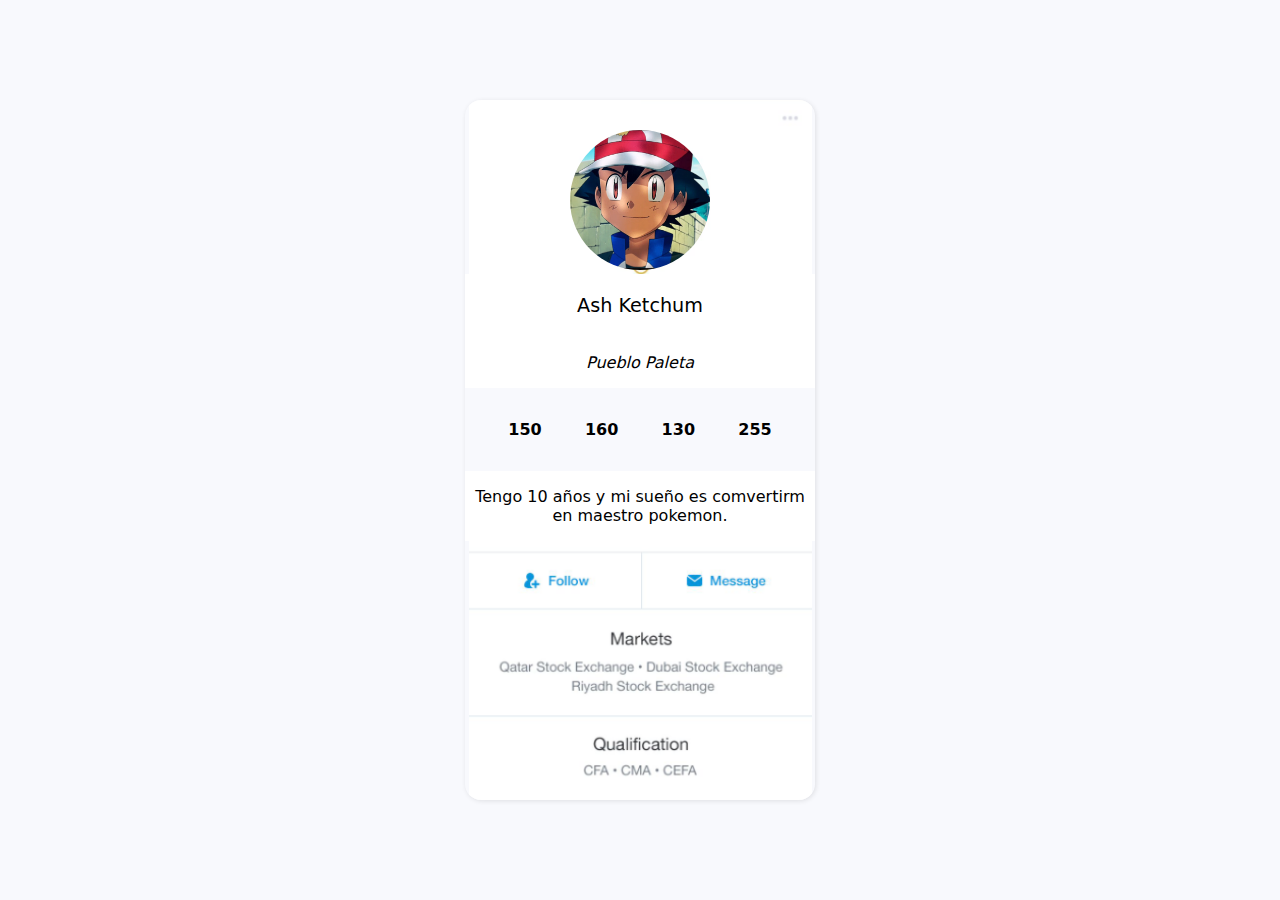
<file: asignacion por desestructuracion/index.html>
<!DOCTYPE html>
<html lang="en">
  <head>
    <meta charset="UTF-8" />
    <meta http-equiv="X-UA-Compatible" content="IE=edge" />
    <meta name="viewport" content="width=device-width, initial-scale=1.0" />
    <link rel="stylesheet" href="css/style.css" />
    <title>Destructuring</title>
  </head>
  <body>
    <main class="profile">
      <div class="wrapper">
        <div class="profile-content" id="user"></div>
      </div>
    </main>
    <script>
      const user = {
        name: "Ash",
        lastName: "Ketchum",
        avatar: "./images/ash.jpg",
        bio: "Tengo 10 años y mi sueño es comvertirm en maestro pokemon.",
        city: "Pueblo Paleta",
        social: [150, 160, 130, 255],
      };
      //Las llaves se conoce como desestructuracion
      function User({ name, lastName, avatar, city, bio, social }) {
        const [twitter, facebook, instagram, tiktok] = social;
        return `
        <div class="user">
          <img src="${avatar}" alt="${name}" width="140" height="140" />
          <div class="details">
            <p>${name} ${lastName}</p>
          </div>
          <p class="city"><em>${city}</em></p>
          <div class="social">
            <p>${twitter}</p>
            <p>${facebook}</p>
            <p>${instagram}</p>
            <p>${tiktok}</p>
          </div>
          <div class="bio">
            <p>${bio}</p>
          </div>
        </div>`;
      }
      window.user.innerHTML = User(user);
    </script>
  </body>
</html>
</file>
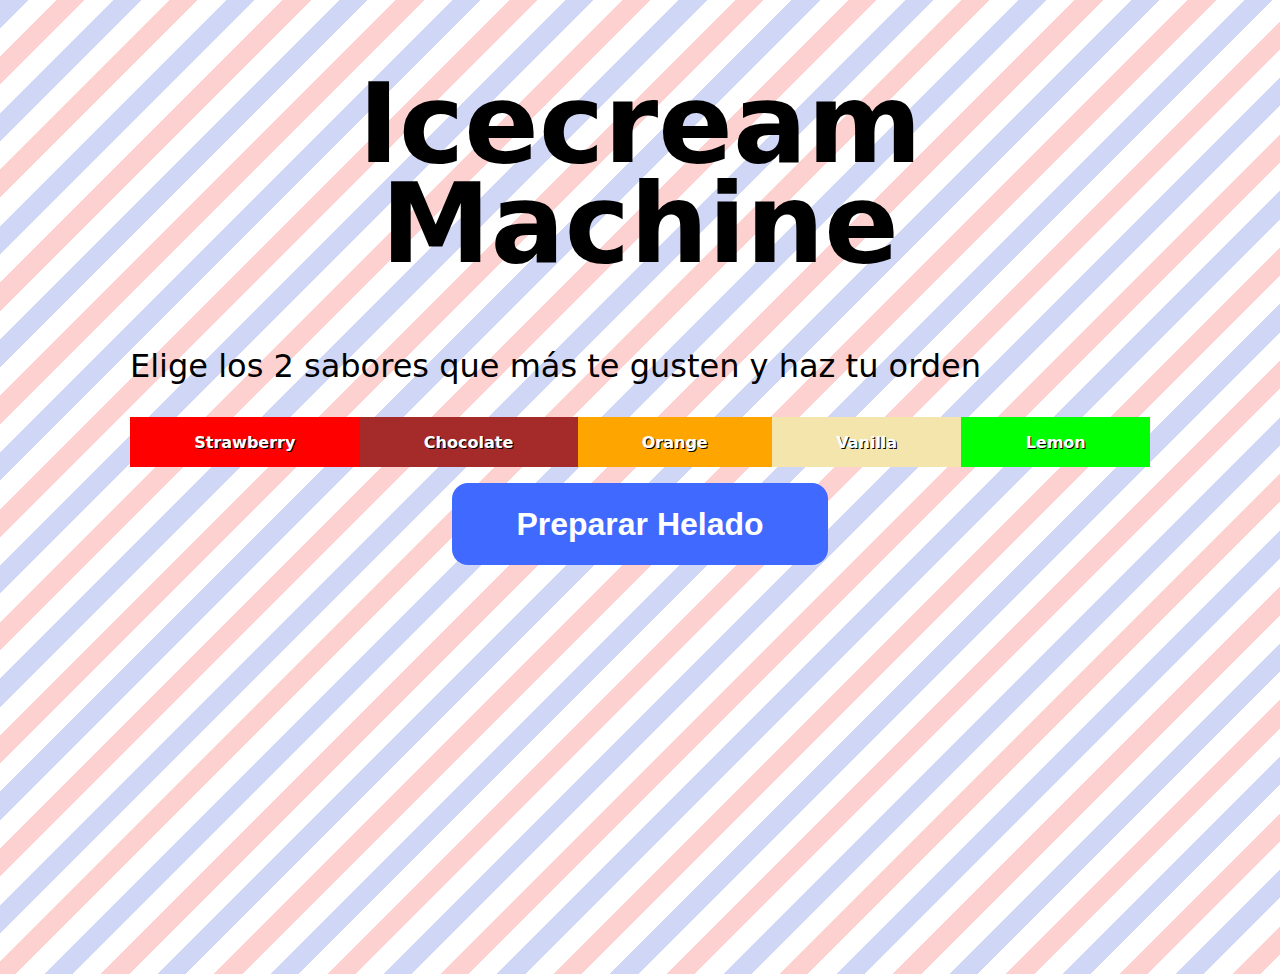
<file: parameters defaults/index.html>
<!DOCTYPE html>
<html lang="en">
  <head>
    <meta charset="UTF-8" />
    <meta name="viewport" content="width=device-width, initial-scale=1.0" />
    <title>Paramater Defaults</title>
    <link rel="stylesheet" href="css/style.css" />
  </head>

  <body>
    <main class="wrapper">
      <h1>Icecream Machine</h1>
      <p>Elige los 2 sabores que más te gusten y haz tu orden</p>
      <div class="icrecream-grid">
        <div class="flavor" data-flavor="strawberry"></div>
        <div class="flavor" data-flavor="chocolate"></div>
        <div class="flavor" data-flavor="orange"></div>
        <div class="flavor" data-flavor="vanilla"></div>
        <div class="flavor" data-flavor="lemon"></div>
      </div>
      <button id="btn" class="button">Preparar Helado</button>
    </main>

    <script>
      //$flavors toma los elementos del html
      const $flavors = document.querySelectorAll(".flavor");
      //console.log($flavors);
      $flavors.forEach(($el) => $el.addEventListener("click", selectFlavor));
      function selectFlavor() {
        this.classList.toggle("is-active");
      }
      function isRequired(param) {
        throw new Error(`${param} es requerido`);
      }
      function makeIcecream(flavor1 = isRequired("flavor1"), flavor2) {
        alert(
          `tienes un rico helado de ${flavor1.dataset.flavor} y ${flavor2.dataset.flavor}`
        );
      }

      window.btn.addEventListener("click", () => {
        const $flavors = document.querySelectorAll(".flavor.is-active");
        console.log($flavors);
        try {
          makeIcecream($flavors[0], $flavors[1]);
        } catch (error) {
          alert("Aun no completas los sabores para preparar tu helado");
        }
      });
    </script>
  </body>
</html>
</file>
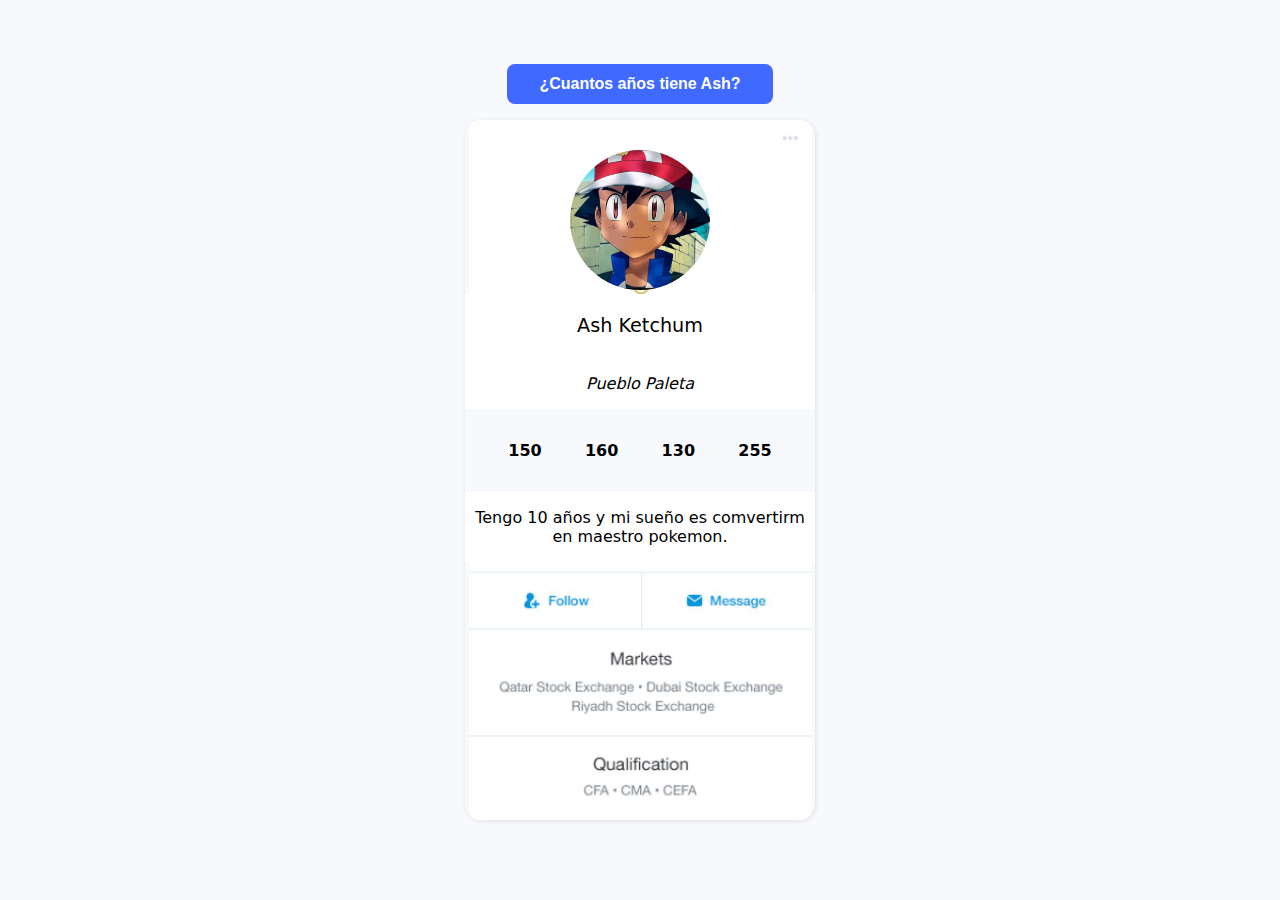
<file: react hooks/index.html>
<!DOCTYPE html>
<html lang="en">
  <head>
    <meta charset="UTF-8" />
    <meta http-equiv="X-UA-Compatible" content="IE=edge" />
    <meta name="viewport" content="width=device-width, initial-scale=1.0" />
    <link rel="stylesheet" href="css/style.css" />
    <title>Destructuring</title>
  </head>
  <body>
    <main class="profile">
      <div class="wrapper">
        <button class="button" id="update">¿Cuantos años tiene Ash?</button>
        <div class="profile-content" id="user"></div>
      </div>
    </main>
    <script>
      const user = {
        name: "Ash",
        lastName: "Ketchum",
        avatar: "./images/ash.jpg",
        bio: "Tengo 10 años y mi sueño es comvertirm en maestro pokemon.",
        city: "Pueblo Paleta",
        social: [150, 160, 130, 255],
      };
      function useState(initialState) {
        let value = initialState;
        function state() {
          return value;
        }
        function setState(newValue) {
          value = newValue;
        }

        return [state, setState];
      }

      //Las llaves se conoce como desestructuracion
      function User({ name, lastName, avatar, city, bio: bio_, social }) {
        const [twitter, facebook, instagram, tiktok] = social;
        const [age, setAge] = useState(10);
        function render() {
          const bio = bio_.replace("10", age);
          return `
        <div class="user">
          <img src="${avatar}" alt="${name}" width="140" height="140" />
          <div class="details">
            <p>${name} ${lastName}</p>
          </div>
          <p class="city"><em>${city}</em></p>
          <div class="social">
            <p>${twitter}</p>
            <p>${facebook}</p>
            <p>${instagram}</p>
            <p>${tiktok}</p>
          </div>
          <div class="bio">
            <p>${bio}</p>
          </div>
        </div>`;
        }
        return {
          render,
          setAge,
        };
      }
      const ash = User(user);
      window.update.addEventListener("click", () => {
        const newAge = window.prompt("¿Que edad tendra Ash?", 10);
        ash.setAge(newAge);
        window.user.innerHTML = ash.render();
      });
      window.user.innerHTML = ash.render();
    </script>
  </body>
</html>
</file>
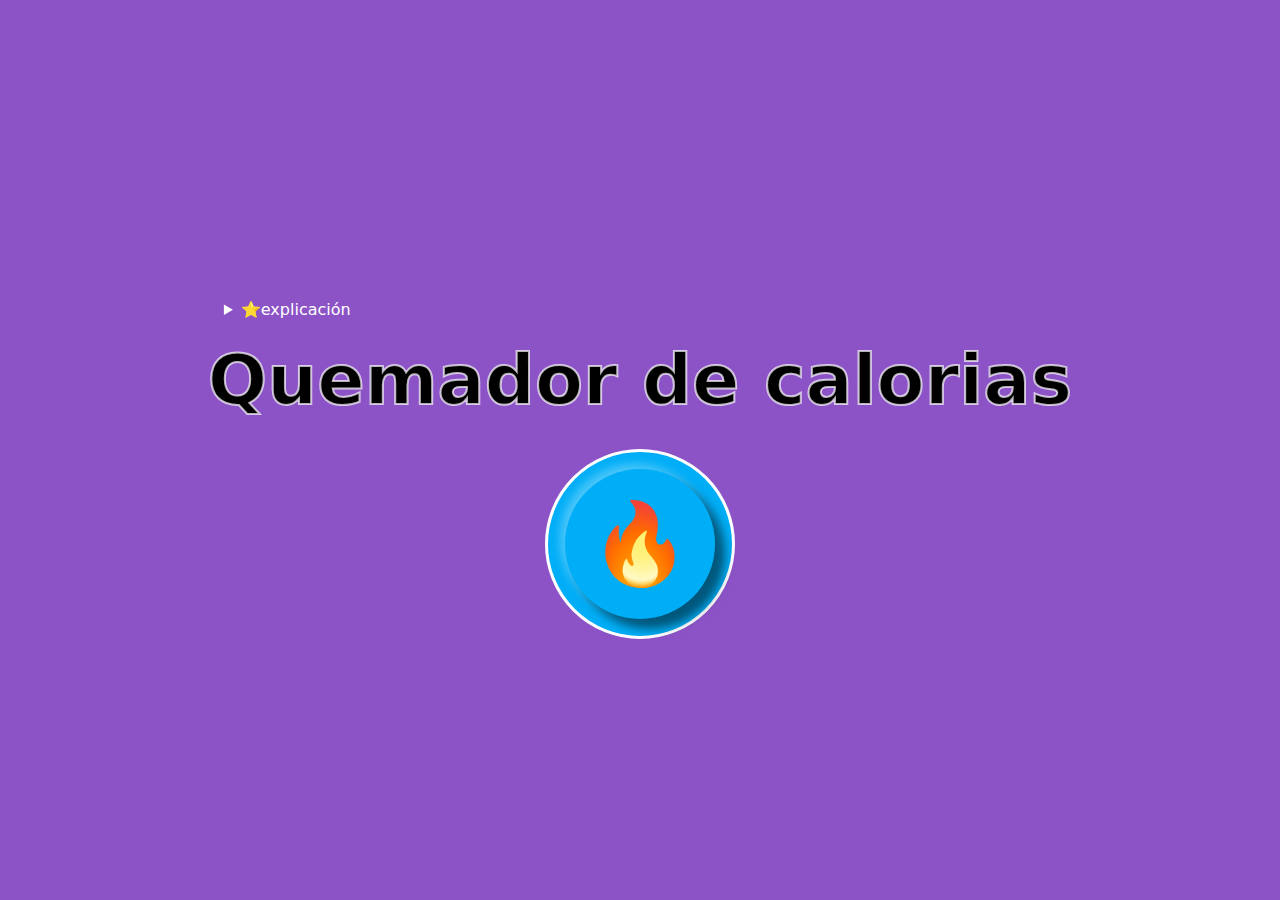
<file: Redux - Quemador de calorias/index.html>
<!DOCTYPE html>
<html lang="en">
  <head>
    <meta charset="UTF-8" />
    <meta http-equiv="X-UA-Compatible" content="IE=edge" />
    <meta name="viewport" content="width=device-width, initial-scale=1.0" />
    <link rel="stylesheet" href="css/style.css" />
    <title>Redux - Quemador de calorias</title>
  </head>
  <body>
    <main>
      <div class="wrapper">
        <details>
          <summary>⭐️explicación</summary>
          <!-- nombre de details-->
          <p>
            El libro, Convert Anything to Calories, llegó a la conclusión de
            que, en promedio, una persona con un dedo indice de 10.8 cm^3 y de
            11.7 gramos necesitará muuuchos clicks para conservar la línea. Se
            requieren 16.7 micromoles de adenosín trifosfato (la molécula que
            transporta energía entre las células) para mover un gramo del cuerpo
            por un segundo, y como hay 7.3 calorías en un mol (la medida de
            cantidad de una sustancia) de adenosín trifosfato, en teoría, cada
            click del mouse debería quemar 1.42 calorías. Aunque el cálculo
            asume el movimiento de todo el músculo, por lo que la cantidad real
            puede variar un poco.
          </p>
          <p>
            Pero resulta que es sábado y tienes hambre. treinta minutos después
            te llega una pizza (1,835kCal) con una coca (97kCal), tendrías que
            hacer 1,360,563 clicks para quemar la cena. Y cómo es sábado
            seguramente involucrará unas cuantas bebidas alcohólicas: en un Gin
            & Tonic (120kCal) hay 84,507 clicks, y 131,690.14 por cada cerveza
            que consumas. En otras palabras, con 427 clicks en promedio por día,
            la computadora no es un buen ejercicio.
          </p>
        </details>
        <h1>Quemador de calorias</h1>
        <p class="result" id="result"></p>
        <button id="burn" class="burn">🔥</button>
      </div>
    </main>
    <script>
      const createStore = (reducer, initialState) => {
        let state = initialState;
        let updater = () => {};
        const getState = () => state; //solo hace una accion

        const dispatch = (action) => {
          state = reducer(state, action);
          updater();
        };
        const subscribe = (listener) => {
          updater = listener;
        };
        return {
          getState,
          dispatch,
          subscribe,
        };
      };

      const reducer = (state, action) => {
        switch (action.type) {
          case "BURN":
            return state + 1.42;
          default:
            return state;
        }
      };
      const store = createStore(reducer, 0);
      //store.dispatch()
      //store.getState()
      //store.subscribe()

      store.subscribe(() => {
        //console.log("Ha cambiado algo en el store", store.getState());
        window.result.textContent = `Haz quemado ${store.getState()} calorias`;
      });

      const burn = () => {
        store.dispatch({
          type: "BURN",
          payload: 1.42,
        });
      };

      window.burn.addEventListener("click", burn);
    </script>
  </body>
</html>
</file>
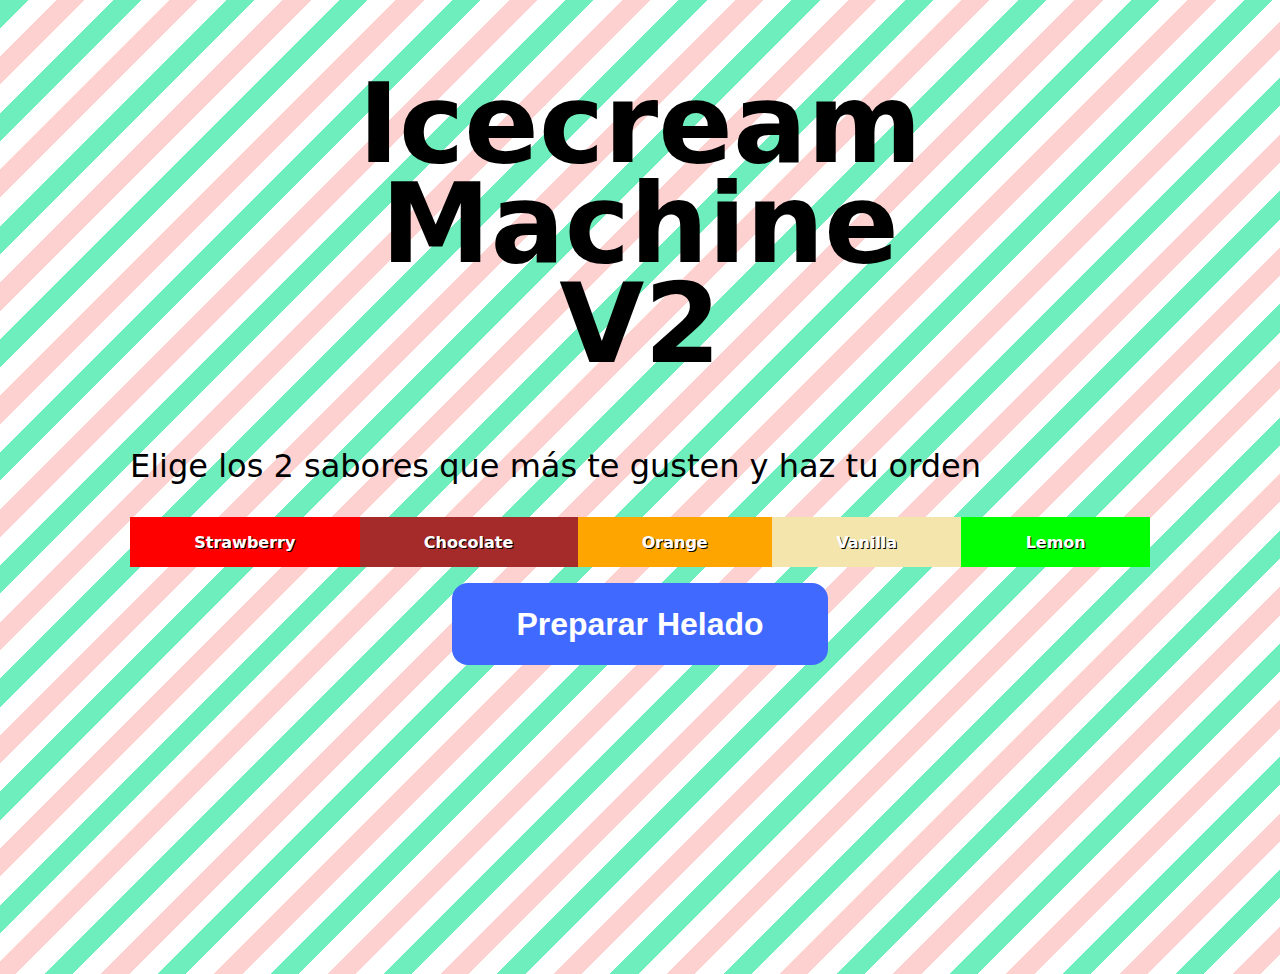
<file: rest-spread/index.html>
<!DOCTYPE html>
<html lang="en">
  <head>
    <meta charset="UTF-8" />
    <meta name="viewport" content="width=device-width, initial-scale=1.0" />
    <title>Paramater Defaults</title>
    <link rel="stylesheet" href="css/style.css" />
  </head>

  <body>
    <main class="wrapper">
      <h1>
        Icecream Machine <br />
        V2
      </h1>
      <p>Elige los 2 sabores que más te gusten y haz tu orden</p>
      <div class="icrecream-grid">
        <div class="flavor" data-flavor="strawberry"></div>
        <div class="flavor" data-flavor="chocolate"></div>
        <div class="flavor" data-flavor="orange"></div>
        <div class="flavor" data-flavor="vanilla"></div>
        <div class="flavor" data-flavor="lemon"></div>
      </div>
      <button id="btn" class="button">Preparar Helado</button>
    </main>

    <script>
      //$flavors toma los elementos del html
      const $flavors = document.querySelectorAll(".flavor");
      //console.log($flavors);
      $flavors.forEach(($el) => $el.addEventListener("click", selectFlavor));
      function selectFlavor() {
        this.classList.toggle("is-active");
      }
      function isRequired(param) {
        throw new Error(`${param} es requerido`);
      }
      function makeIcecream([
        flavor1 = isRequired("flavor1"),
        flavor2 = isRequired(flavor2),
        ...otherFlavors
      ]) {
        console.log(otherFlavors.map);
        const toppings = otherFlavors.map((f) => f.dataset.flavor);
        console.log(toppings);
        alert(
          `Tienes un rico helado de ${flavor1.dataset.flavor} y ${flavor2.dataset.flavor} con toppings de ${toppings}`
        );
      }

      window.btn.addEventListener("click", () => {
        const $flavors = document.querySelectorAll(".flavor.is-active");
        //console.log($flavors);
        try {
          makeIcecream([...$flavors]);
        } catch (error) {
          alert("Aun no completas los sabores para preparar tu helado");
        }
      });
    </script>
  </body>
</html>
</file>
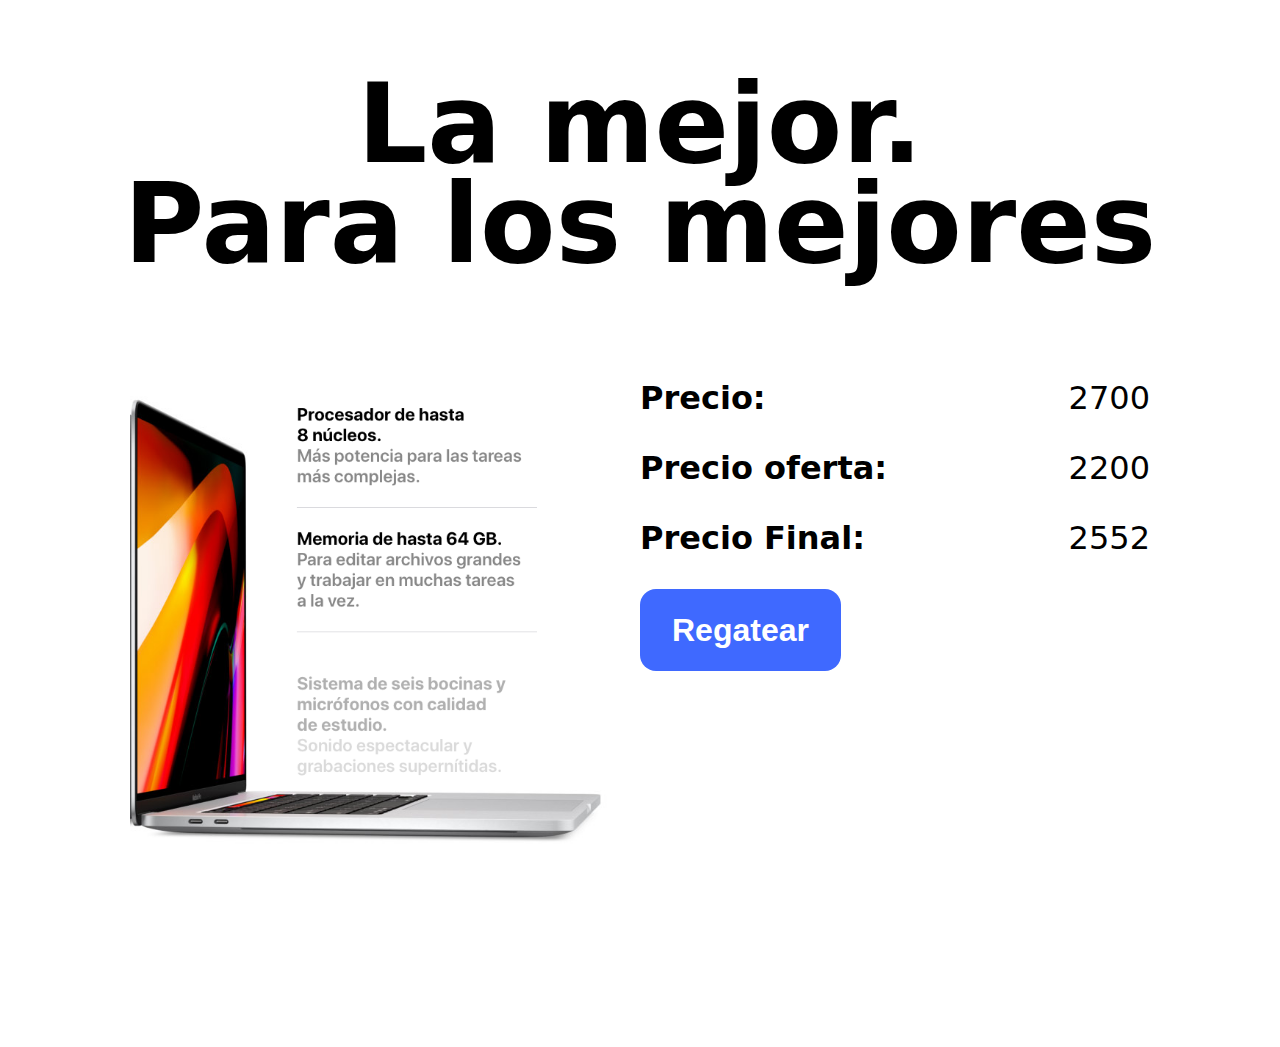
<file: Shorthand property names/Index.html>
<!DOCTYPE html>
<html lang="en">
  <head>
    <meta charset="UTF-8" />
    <meta http-equiv="X-UA-Compatible" content="IE=edge" />
    <meta name="viewport" content="width=device-width, initial-scale=1.0" />
    <link rel="stylesheet" href="css/style.css" />
    <title>ShortHand Property Names</title>
  </head>
  <body>
    <main>
      <h1>
        La mejor. <br />
        Para los mejores
      </h1>
      <div class="hero">
        <div class="wrapper">
          <div class="hero-content">
            <div class="mac"></div>
            <div class="app">
              <p>
                <strong> Precio: </strong>
                <span id="price">-</span>
              </p>
              <p>
                <strong> Precio oferta: </strong>
                <span id="offer">-</span>
              </p>
              <p>
                <strong> Precio Final: </strong>
                <span id="final-price">-</span>
              </p>
              <button class="button" id="make-offer">Regatear</button>
            </div>
          </div>
        </div>
      </div>
    </main>
    <script>
      const price = 2700;
      const macbook = {
        price,
        get finalPrice() {
          return this.price * 1.16;
        },
        set offer(offer) {
          this.price -= offer;
        },
        getPrice() {
          console.log(this.price);
        },
        //Generador
        *discount(offer) {
          let price = this.finalPrice;
          while (true) {
            yield (price -= offer);
          }
        },
      };

      window.price.textContent = macbook.price;
      macbook.offer = 500;
      window.offer.textContent = macbook.price;
      macbook.finalPrice;
      window["final-price"].textContent = macbook.finalPrice;

      const makeAnOfer = macbook.discount(15);
      window["make-offer"].addEventListener("click", () => {
        window["final-price"].textContent = makeAnOfer.next().value;
      });
    </script>
  </body>
</html>
</file>
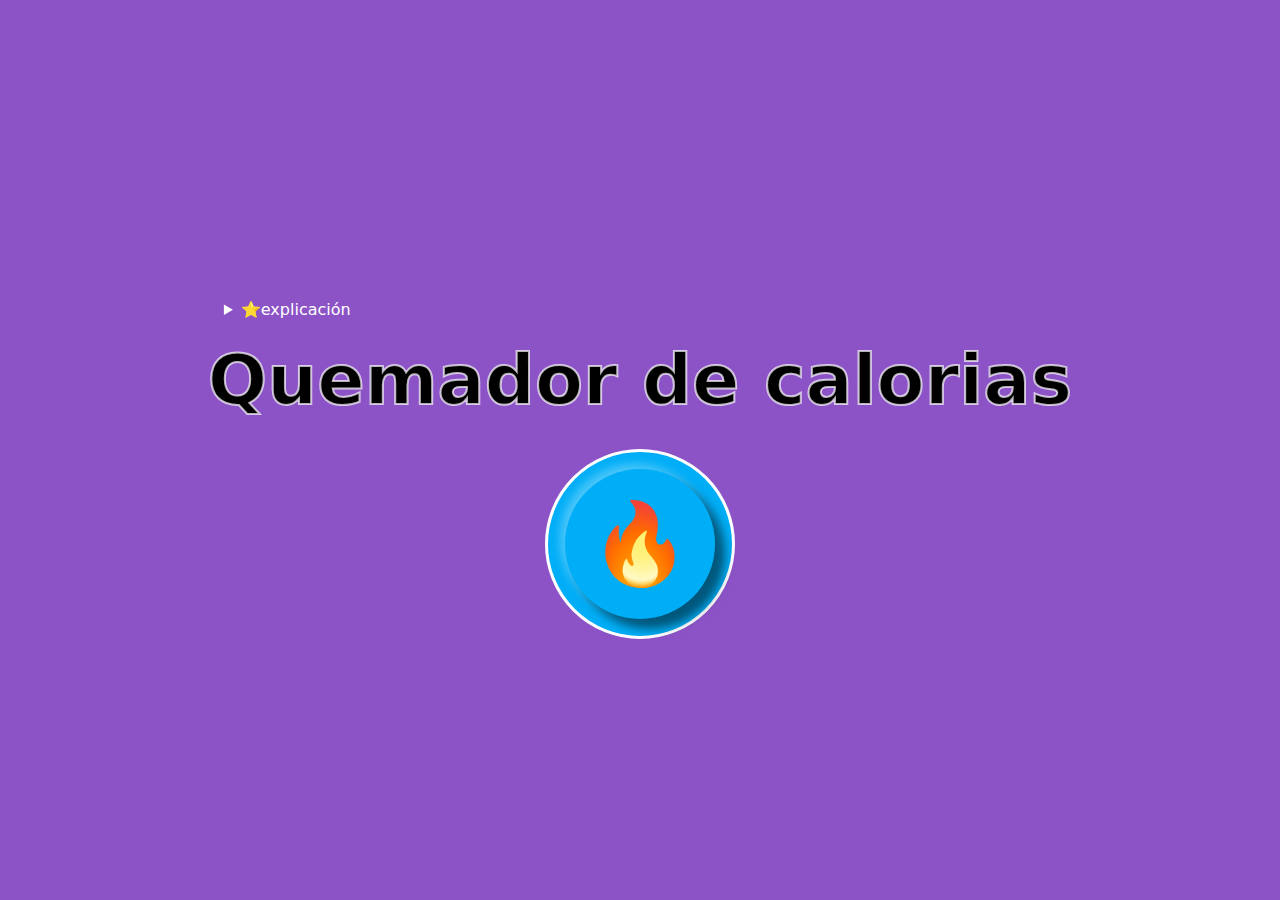
<file: modules/02/index.html>
<!DOCTYPE html>
<html lang="en">
  <head>
    <meta charset="UTF-8" />
    <meta http-equiv="X-UA-Compatible" content="IE=edge" />
    <meta name="viewport" content="width=device-width, initial-scale=1.0" />
    <link rel="stylesheet" href="css/style.css" />
    <title>Importar funciones especificas</title>
  </head>
  <body>
    <main>
      <div class="wrapper">
        <details>
          <summary>⭐️explicación</summary>
          <!-- nombre de details-->
          <p>
            El libro, Convert Anything to Calories, llegó a la conclusión de
            que, en promedio, una persona con un dedo indice de 10.8 cm^3 y de
            11.7 gramos necesitará muuuchos clicks para conservar la línea. Se
            requieren 16.7 micromoles de adenosín trifosfato (la molécula que
            transporta energía entre las células) para mover un gramo del cuerpo
            por un segundo, y como hay 7.3 calorías en un mol (la medida de
            cantidad de una sustancia) de adenosín trifosfato, en teoría, cada
            click del mouse debería quemar 1.42 calorías. Aunque el cálculo
            asume el movimiento de todo el músculo, por lo que la cantidad real
            puede variar un poco.
          </p>
          <p>
            Pero resulta que es sábado y tienes hambre. treinta minutos después
            te llega una pizza (1,835kCal) con una coca (97kCal), tendrías que
            hacer 1,360,563 clicks para quemar la cena. Y cómo es sábado
            seguramente involucrará unas cuantas bebidas alcohólicas: en un Gin
            & Tonic (120kCal) hay 84,507 clicks, y 131,690.14 por cada cerveza
            que consumas. En otras palabras, con 427 clicks en promedio por día,
            la computadora no es un buen ejercicio.
          </p>
        </details>
        <h1>Quemador de calorias</h1>
        <p class="result" id="result"></p>
        <button id="burn" class="burn">🔥</button>
      </div>
    </main>
    <script type="module" src="./js/app.js"></script>
  </body>
</html>
</file>
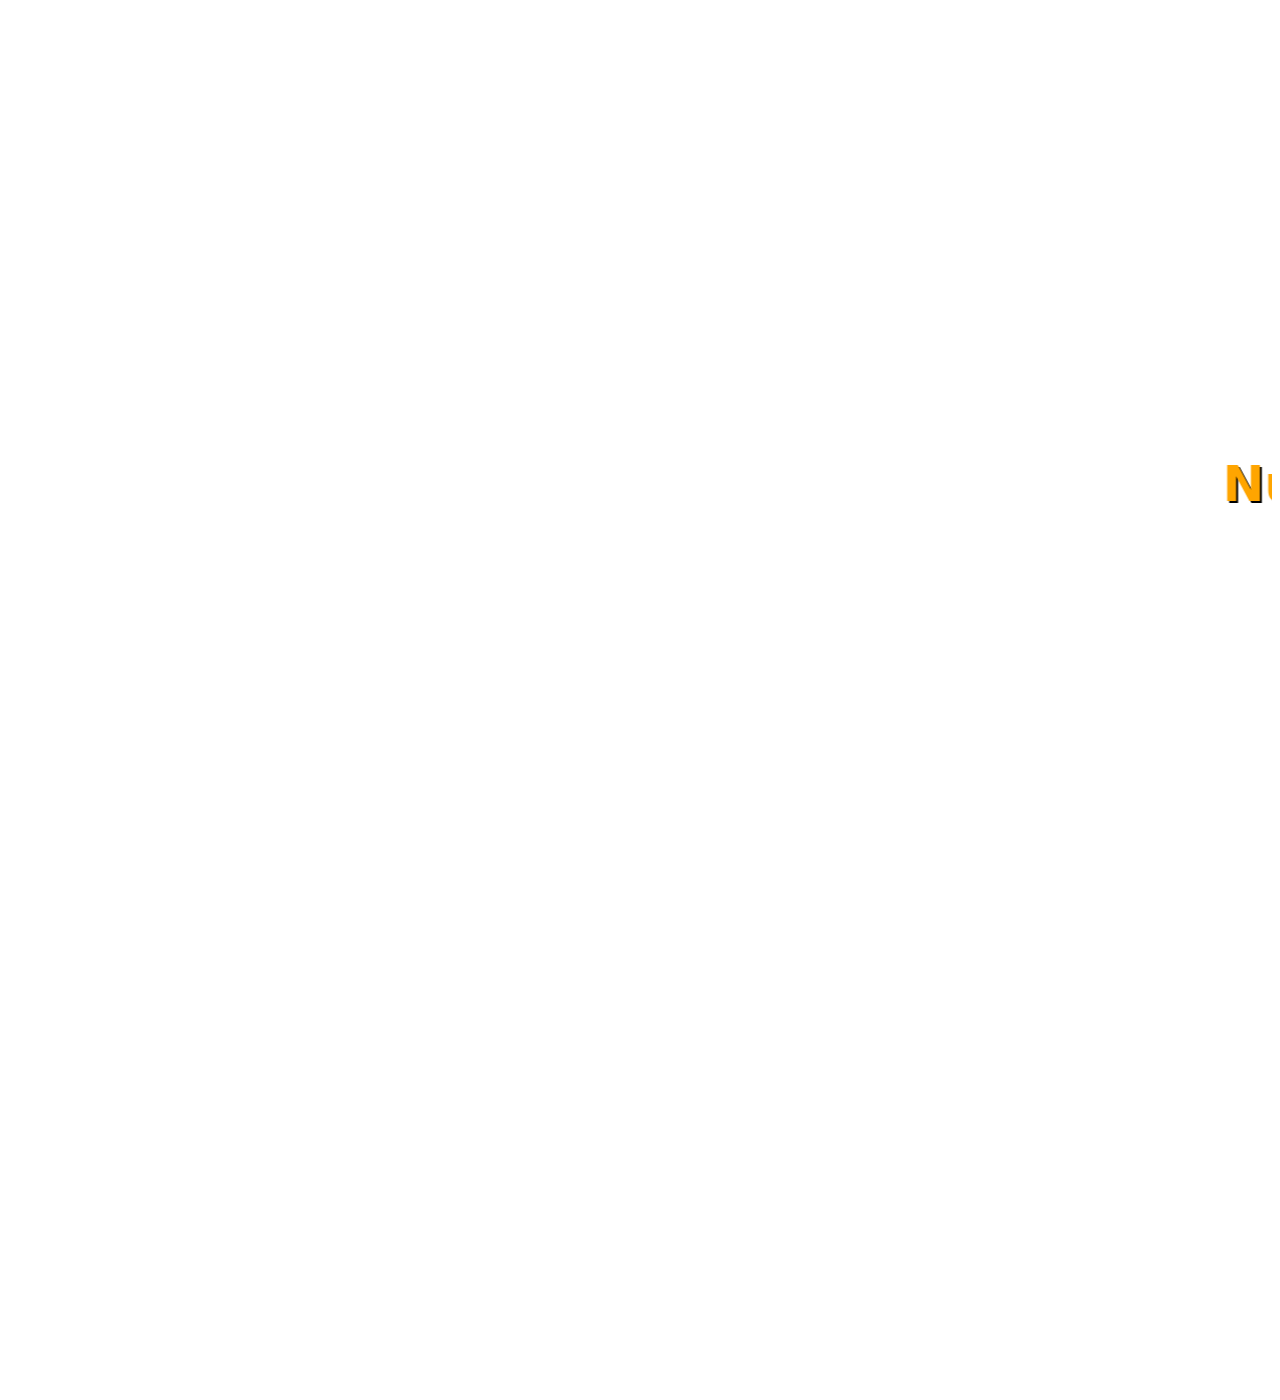
<file: modules/03/index.html>
<!DOCTYPE html>
<html lang="en">
  <head>
    <meta charset="UTF-8" />
    <meta name="viewport" content="width=device-width, initial-scale=1.0" />
    <title>Asignando alias a exports importadas</title>
  </head>

  <body>
    <div id="container"></div>
    <script src="./js/app.js" type="module"></script>
  </body>
</html>
</file>
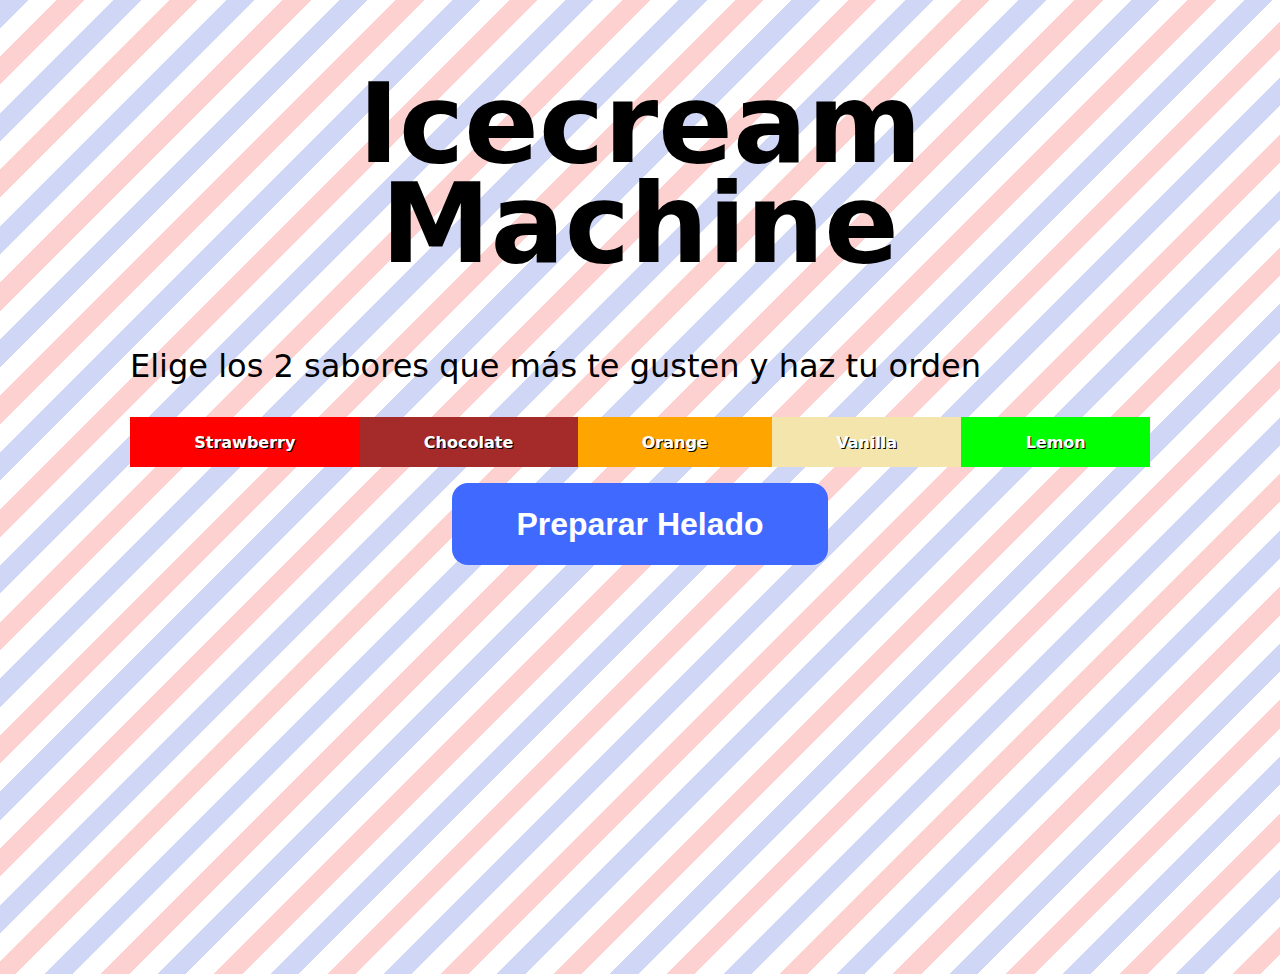
<file: modules/04/index.html>
<!DOCTYPE html>
<html lang="en">
  <head>
    <meta charset="UTF-8" />
    <meta name="viewport" content="width=device-width, initial-scale=1.0" />
    <title>Paramater Defaults</title>
    <link rel="stylesheet" href="css/style.css" />
  </head>

  <body>
    <main class="wrapper">
      <h1>Icecream Machine</h1>
      <p>Elige los 2 sabores que más te gusten y haz tu orden</p>
      <div class="icrecream-grid">
        <div class="flavor" data-flavor="strawberry"></div>
        <div class="flavor" data-flavor="chocolate"></div>
        <div class="flavor" data-flavor="orange"></div>
        <div class="flavor" data-flavor="vanilla"></div>
        <div class="flavor" data-flavor="lemon"></div>
      </div>
      <button id="btn" class="button">Preparar Helado</button>
    </main>

    <script src="./js/app.js" type="module"></script>
  </body>
</html>
</file>
<file: asignacion por desestructuracion/css/style.css>
body {
  margin: 0;
  font-family: system-ui, Helvetica, sans-serif;
  background-color: white;
  text-align: center;
  display: flex;
  align-items: center;
  justify-content: center;
  min-height: 100vh;
  background: #f8f9fd;
}
.wrapper {
  max-width: 1020px;
  margin: auto;
}
h1 {
  font-size: 110px;
  line-height: 100px;
}

.button {
  color: white;
  background: #3f69ff;
  border: none;
  font-size: 1em;
  padding: 0.7em 2em;
  border-radius: 0.5em;
  font-weight: bold;
  cursor: pointer;
}

.profile {
  flex: 1;
}

.profile-content {
  height: 700px;
  background: url("../images/user.png") center top no-repeat;
  background-size: contain;
  max-width: 350px;
  margin: 1em auto;
  border-radius: 1em;
  box-shadow: 1px 1px 5px rgba(0, 0, 0, 0.1);
}
.user {
  padding-top: 30px;
}
img {
  border-radius: 50%;
}
.details {
  background: white;
  padding: 1px;
  font-size: 1.2em;
}
.social {
  /* margin-top: 50px; */
  padding: 1em 0;
  font-weight: bold;
  background: #f8f9fd;
  display: flex;
  justify-content: space-evenly;
}

.bio {
  display: flex;
  background: white;
}

.city {
  background: white;
  margin: 0;
  padding: 1em;
}
</file>
<file: parameters defaults/css/style.css>
body {
  margin: 0;
  font-family: system-ui, Helvetica, sans-serif;
  background-color: white;
  text-align: center;
  min-height: 100vh;
  background: repeating-linear-gradient(
    -225deg,
    #d0d6f6,
    #d0d6f6 20px,
    white 20px,
    white 40px,
    #fdd1d0 40px,
    #fdd1d0 60px,
    white 60px,
    white 80px
  );
}
.wrapper {
  max-width: 1020px;
  margin: auto;
}
/* #d0d6f6
white
#d1d9fd */
h1 {
  font-size: 110px;
  line-height: 100px;
}

.hero-content {
  display: flex;
  /* border: 1px solid red; */
}
.app {
  flex: 1;
  flex-direction: column;
  justify-content: center;
  /* align-items: center; */
  font-size: 2em;
  text-align: left;
}
p {
  display: flex;
  justify-content: space-between;
  font-size: 2em;
}
.mac {
  height: 700px;
  flex: 1;
  background: url("../images/mac.png") center top no-repeat;
  background-size: contain;
}

.button {
  color: white;
  background: #3f69ff;
  border: none;
  font-size: 2em;
  padding: 0.7em 2em;
  border-radius: 0.5em;
  font-weight: bold;
  cursor: pointer;
}

.icrecream-grid {
  display: grid;
  grid-template-columns: auto-fit;
  grid-auto-flow: column;
  margin-bottom: 1em;
}

.icrecream-grid .flavor {
  height: 50px;
}
.flavor {
  transition: 0.3s;
  cursor: pointer;
  display: flex;
  align-items: center;
  justify-content: center;
  text-transform: capitalize;
  box-sizing: border-box;
}
.flavor.is-active {
  border: 5px dashed greenyellow;
}
.flavor:hover {
  z-index: 1;
  transform: scale(1.2);
}
.flavor:before {
  content: attr(data-flavor);
  color: white;
  font-weight: bold;
  text-shadow: 1px 1px 0 black;
}

[data-flavor="strawberry"] {
  background: red;
}
[data-flavor="chocolate"] {
  background: brown;
}
[data-flavor="vanilla"] {
  background: #f3e5ab;
}
[data-flavor="orange"] {
  background: orange;
}
[data-flavor="lemon"] {
  background: lime;
}
</file>
<file: react hooks/css/style.css>
body {
  margin: 0;
  font-family: system-ui, Helvetica, sans-serif;
  background-color: white;
  text-align: center;
  display: flex;
  align-items: center;
  justify-content: center;
  min-height: 100vh;
  background: #f8f9fd;
}
.wrapper {
  max-width: 1020px;
  margin: auto;
}
h1 {
  font-size: 110px;
  line-height: 100px;
}

.button {
  color: white;
  background: #3f69ff;
  border: none;
  font-size: 1em;
  padding: 0.7em 2em;
  border-radius: 0.5em;
  font-weight: bold;
  cursor: pointer;
}

.profile {
  flex: 1;
}

.profile-content {
  height: 700px;
  background: url("../images/user.png") center top no-repeat;
  background-size: contain;
  max-width: 350px;
  margin: 1em auto;
  border-radius: 1em;
  box-shadow: 1px 1px 5px rgba(0, 0, 0, 0.1);
}
.user {
  padding-top: 30px;
}
img {
  border-radius: 50%;
}
.details {
  background: white;
  padding: 1px;
  font-size: 1.2em;
}
.social {
  /* margin-top: 50px; */
  padding: 1em 0;
  font-weight: bold;
  background: #f8f9fd;
  display: flex;
  justify-content: space-evenly;
}

.bio {
  display: flex;
  background: white;
}

.city {
  background: white;
  margin: 0;
  padding: 1em;
}
</file>
<file: Redux - Quemador de calorias/css/style.css>
body {
  margin: 0;
  font-family: system-ui, Helvetica, sans-serif;
  background-color: white;
  text-align: center;
  display: flex;
  align-items: center;
  justify-content: center;
  min-height: 100vh;
  background: #8c53c6;
}
.wrapper {
  max-width: 1020px;
  margin: auto;
}
h1 {
  font-size: 70px;
  margin: 0;
  /* line-height: 100px; */
  -webkit-text-stroke: 2px rgba(255, 255, 255, 0.7);
}
p {
  max-width: 38em;
  margin: 1em auto;
}
.burn {
  color: white;
  background: #00aef7;
  border: none;
  font-size: 5em;
  line-height: 0;
  border-radius: 50%;
  font-weight: bold;
  cursor: pointer;
  width: 150px;
  height: 150px;
  outline: 0;
  box-shadow: 10px 10px 10px 0 rgba(0, 0, 0, 0.5),
    -5px -5px 10px 0 rgba(255, 255, 255, 0.3);
  position: relative;
}
details {
  text-align: left;
  color: white;
  padding: 1em;
  cursor: pointer;
  line-height: 1.6;
  font-size: 1em;
}
.burn:before {
  border: 3px solid white;
  content: "";
  background-color: #00aef7;
  z-index: -1;
  position: absolute;
  left: -20px;
  top: -20px;
  bottom: -20px;
  right: -20px;
  border-radius: 50%;
}

.burn:active {
  box-shadow: inset 10px 10px 10px 0 rgba(0, 0, 0, 0.5),
    inset -10px -10px 10px 0 rgba(255, 255, 255, 0.3);
}

.result {
  font-size: 3em;
  color: white;
  text-shadow: 5px 2px 0 red;
}
</file>
<file: rest-spread/css/style.css>
body {
  margin: 0;
  font-family: system-ui, Helvetica, sans-serif;
  background-color: white;
  text-align: center;
  min-height: 100vh;
  background: repeating-linear-gradient(
    -225deg,
    #6feebd,
    #6feebd 20px,
    white 20px,
    white 40px,
    #fdd1d0 40px,
    #fdd1d0 60px,
    white 60px,
    white 80px
  );
}
.wrapper {
  max-width: 1020px;
  margin: auto;
}
/* #d0d6f6
white
#d1d9fd */
h1 {
  font-size: 110px;
  line-height: 100px;
}

.hero-content {
  display: flex;
  /* border: 1px solid red; */
}
.app {
  flex: 1;
  flex-direction: column;
  justify-content: center;
  /* align-items: center; */
  font-size: 2em;
  text-align: left;
}
p {
  display: flex;
  justify-content: space-between;
  font-size: 2em;
}
.mac {
  height: 700px;
  flex: 1;
  background: url("../images/mac.png") center top no-repeat;
  background-size: contain;
}

.button {
  color: white;
  background: #3f69ff;
  border: none;
  font-size: 2em;
  padding: 0.7em 2em;
  border-radius: 0.5em;
  font-weight: bold;
  cursor: pointer;
}

.icrecream-grid {
  display: grid;
  grid-template-columns: auto-fit;
  grid-auto-flow: column;
  margin-bottom: 1em;
}

.icrecream-grid .flavor {
  height: 50px;
}
.flavor {
  transition: 0.3s;
  cursor: pointer;
  display: flex;
  align-items: center;
  justify-content: center;
  text-transform: capitalize;
  box-sizing: border-box;
}
.flavor.is-active {
  border: 5px dashed greenyellow;
}
.flavor:hover {
  z-index: 1;
  transform: scale(1.2);
}
.flavor:before {
  content: attr(data-flavor);
  color: white;
  font-weight: bold;
  text-shadow: 1px 1px 0 black;
}

[data-flavor="strawberry"] {
  background: red;
}
[data-flavor="chocolate"] {
  background: brown;
}
[data-flavor="vanilla"] {
  background: #f3e5ab;
}
[data-flavor="orange"] {
  background: orange;
}
[data-flavor="lemon"] {
  background: lime;
}
</file>
<file: Shorthand property names/css/style.css>
body {
  margin: 0;
  font-family: system-ui, Helvetica, sans-serif;
  background-color: white;
  text-align: center;
}
.wrapper {
  max-width: 1020px;
  margin: auto;
  padding: 0 2em;
}
h1 {
  font-size: 110px;
  line-height: 100px;
}

.hero-content {
  display: flex;
}
.app {
  flex: 1;
  flex-direction: column;
  justify-content: center;
  font-size: 2em;
  text-align: left;
}

p {
  display: flex;
  justify-content: space-between;
}

/* agregar imagen y sus propiedades*/
.mac {
  height: 700px;
  flex: 1;
  background: url("../images/mac.png") center top no-repeat;
  background-size: contain;
}

.button {
  color: white;
  background: #3f69ff;
  font-size: 1em;
  border: none;
  padding: 0.7em 1em;
  border-radius: 0.5em;
  font-weight: bold;
  cursor: pointer; /*estilo de puntero al momento de pasar el mous*/
}
</file>
<file: modules/02/css/style.css>
body {
  margin: 0;
  font-family: system-ui, Helvetica, sans-serif;
  background-color: white;
  text-align: center;
  display: flex;
  align-items: center;
  justify-content: center;
  min-height: 100vh;
  background: #8c53c6;
}
.wrapper {
  max-width: 1020px;
  margin: auto;
}
h1 {
  font-size: 70px;
  margin: 0;
  /* line-height: 100px; */
  -webkit-text-stroke: 2px rgba(255, 255, 255, 0.7);
}
p {
  max-width: 38em;
  margin: 1em auto;
}
.burn {
  color: white;
  background: #00aef7;
  border: none;
  font-size: 5em;
  line-height: 0;
  border-radius: 50%;
  font-weight: bold;
  cursor: pointer;
  width: 150px;
  height: 150px;
  outline: 0;
  box-shadow: 10px 10px 10px 0 rgba(0, 0, 0, 0.5),
    -5px -5px 10px 0 rgba(255, 255, 255, 0.3);
  position: relative;
}
details {
  text-align: left;
  color: white;
  padding: 1em;
  cursor: pointer;
  line-height: 1.6;
  font-size: 1em;
}
.burn:before {
  border: 3px solid white;
  content: "";
  background-color: #00aef7;
  z-index: -1;
  position: absolute;
  left: -20px;
  top: -20px;
  bottom: -20px;
  right: -20px;
  border-radius: 50%;
}

.burn:active {
  box-shadow: inset 10px 10px 10px 0 rgba(0, 0, 0, 0.5),
    inset -10px -10px 10px 0 rgba(255, 255, 255, 0.3);
}

.result {
  font-size: 3em;
  color: white;
  text-shadow: 5px 2px 0 red;
}
</file>
<file: modules/04/css/style.css>
body {
  margin: 0;
  font-family: system-ui, Helvetica, sans-serif;
  background-color: white;
  text-align: center;
  min-height: 100vh;
  background: repeating-linear-gradient(
    -225deg,
    #d0d6f6,
    #d0d6f6 20px,
    white 20px,
    white 40px,
    #fdd1d0 40px,
    #fdd1d0 60px,
    white 60px,
    white 80px
  );
}
.wrapper {
  max-width: 1020px;
  margin: auto;
}
/* #d0d6f6
white
#d1d9fd */
h1 {
  font-size: 110px;
  line-height: 100px;
}

.hero-content {
  display: flex;
  /* border: 1px solid red; */
}
.app {
  flex: 1;
  flex-direction: column;
  justify-content: center;
  /* align-items: center; */
  font-size: 2em;
  text-align: left;
}
p {
  display: flex;
  justify-content: space-between;
  font-size: 2em;
}
.mac {
  height: 700px;
  flex: 1;
  background: url("../images/mac.png") center top no-repeat;
  background-size: contain;
}

.button {
  color: white;
  background: #3f69ff;
  border: none;
  font-size: 2em;
  padding: 0.7em 2em;
  border-radius: 0.5em;
  font-weight: bold;
  cursor: pointer;
}

.icrecream-grid {
  display: grid;
  grid-template-columns: auto-fit;
  grid-auto-flow: column;
  margin-bottom: 1em;
}

.icrecream-grid .flavor {
  height: 50px;
}
.flavor {
  transition: 0.3s;
  cursor: pointer;
  display: flex;
  align-items: center;
  justify-content: center;
  text-transform: capitalize;
  box-sizing: border-box;
}
.flavor.is-active {
  border: 5px dashed greenyellow;
}
.flavor:hover {
  z-index: 1;
  transform: scale(1.2);
}
.flavor:before {
  content: attr(data-flavor);
  color: white;
  font-weight: bold;
  text-shadow: 1px 1px 0 black;
}

[data-flavor="strawberry"] {
  background: red;
}
[data-flavor="chocolate"] {
  background: brown;
}
[data-flavor="vanilla"] {
  background: #f3e5ab;
}
[data-flavor="orange"] {
  background: orange;
}
[data-flavor="lemon"] {
  background: lime;
}
</file>
